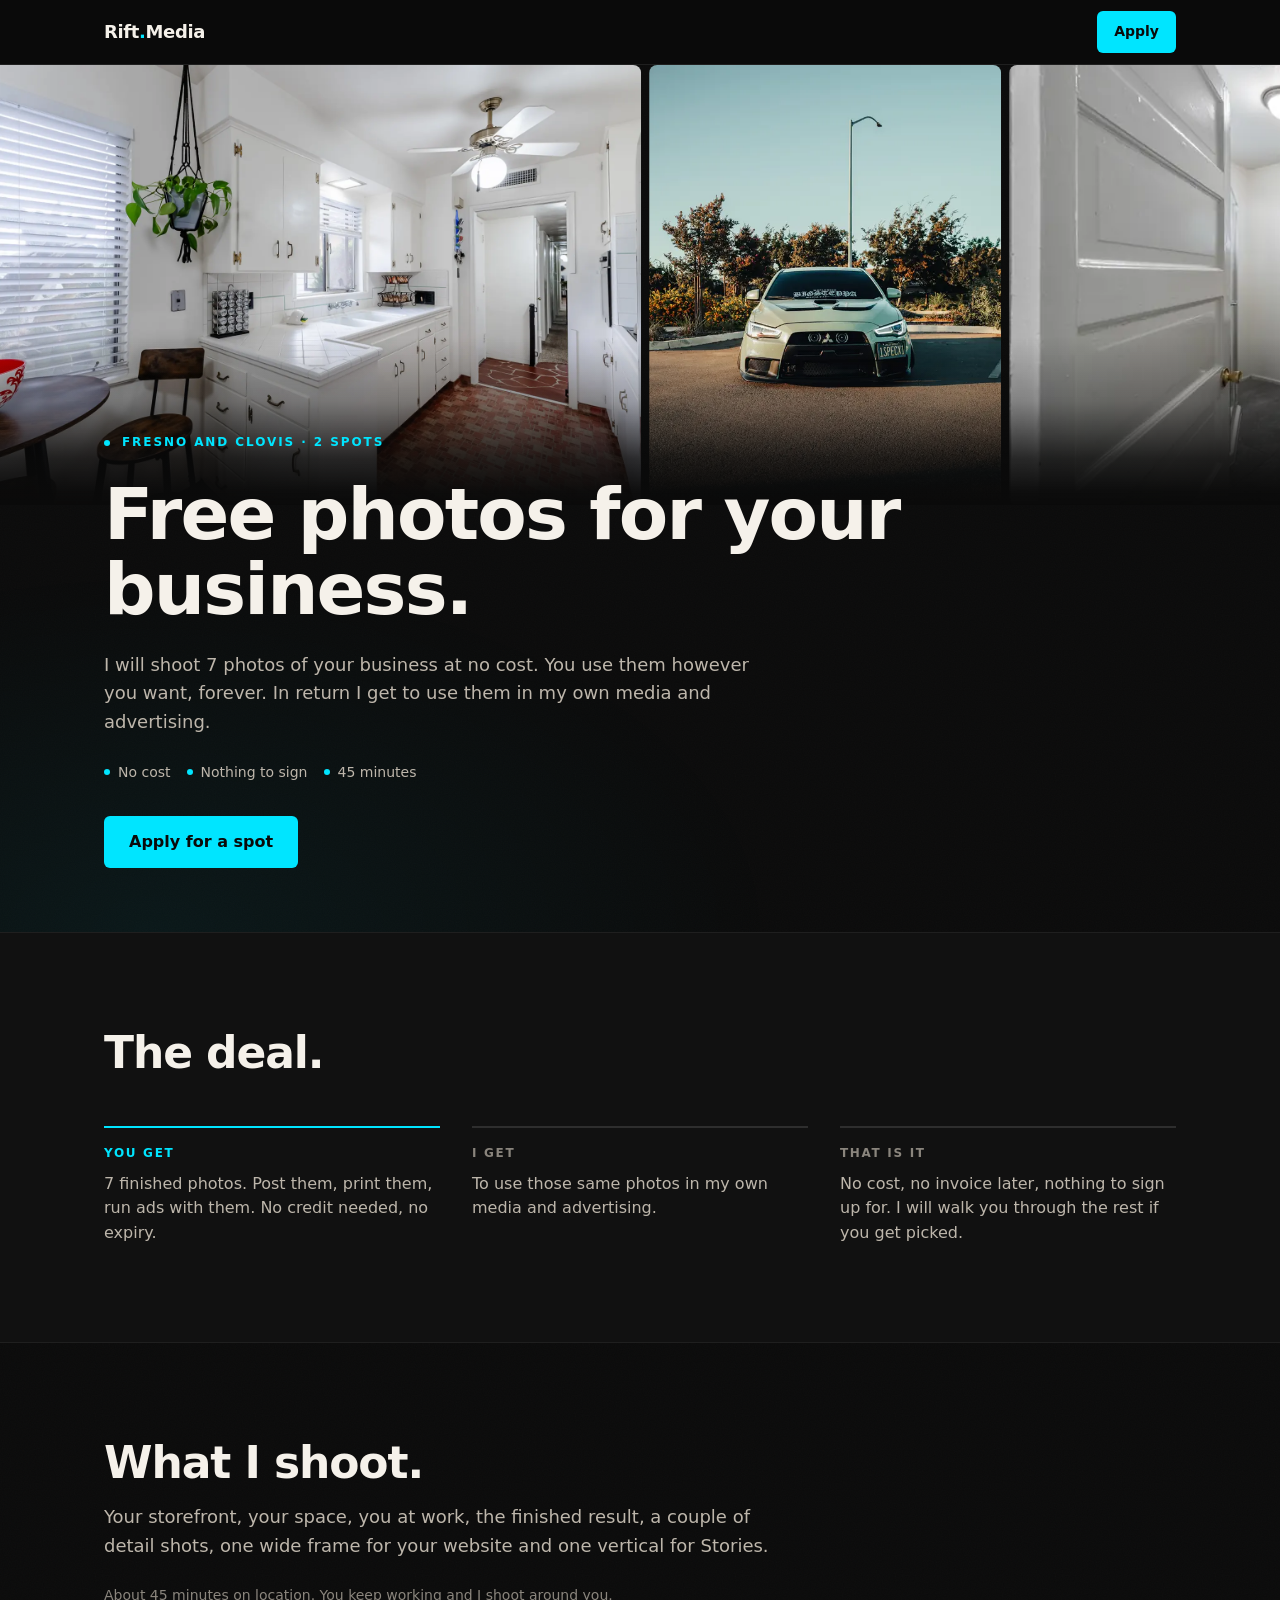
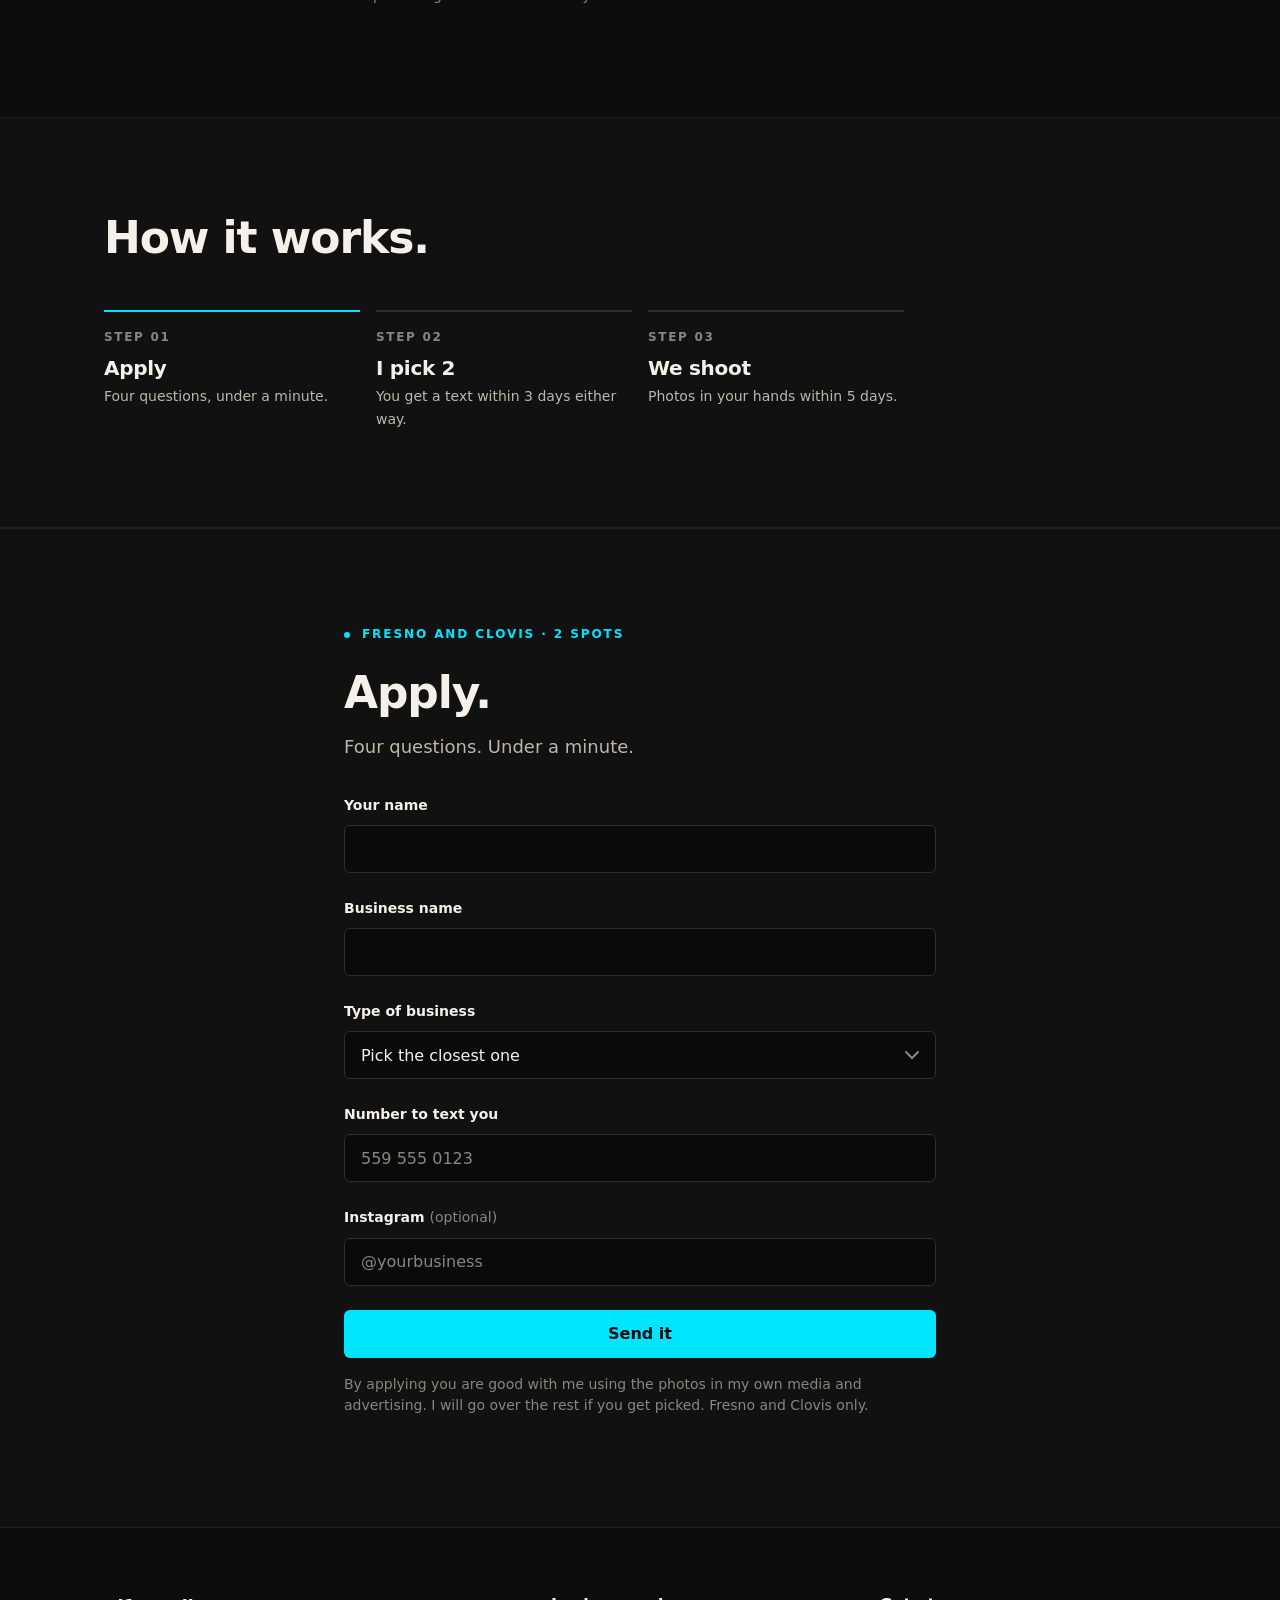
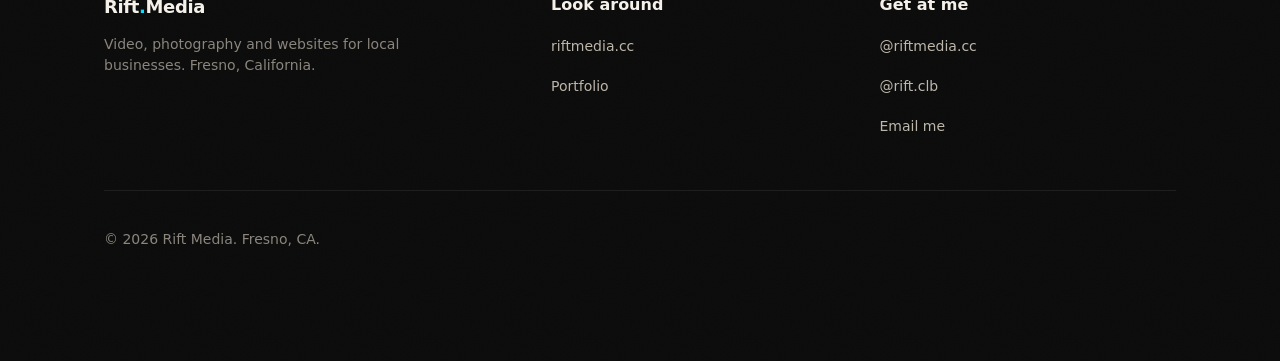
<file: index.html>
<!doctype html>
<html lang="en">
<head>
<meta charset="utf-8">
<meta name="viewport" content="width=device-width, initial-scale=1">
<title>Free Photos For Your Business | Rift Media, Fresno + Clovis</title>
<meta name="description" content="I shoot 7 photos of your Fresno or Clovis business for free. You use them however you want. In return I get to use them in my own media and advertising. Two spots.">
<meta name="theme-color" content="#0A0A0A">
<link rel="canonical" href="https://shoot.riftmedia.cc/">

<!-- Open Graph -->
<meta property="og:type" content="website">
<meta property="og:title" content="Free photos for your business.">
<meta property="og:description" content="7 photos of your business, free. You use them however you want. In return I get to use them in my own media and advertising. Two spots, Fresno and Clovis.">
<meta property="og:url" content="https://shoot.riftmedia.cc/">
<meta property="og:site_name" content="Rift Media">
<meta name="twitter:card" content="summary_large_image">
<meta name="twitter:title" content="Free photos for your business.">
<meta name="twitter:description" content="7 photos, free. Two Fresno and Clovis businesses. Apply in under a minute.">

<!-- Fonts: Cabinet Grotesk + Switzer. Requested separately on purpose: asking
     Fontshare for both in one call returns Ranade instead of Switzer. -->
<link rel="preconnect" href="https://api.fontshare.com" crossorigin>
<link rel="preconnect" href="https://cdn.fontshare.com" crossorigin>
<link rel="preload" as="style" href="https://api.fontshare.com/v2/css?f[]=cabinet-grotesk@700,800&display=swap" onload="this.onload=null;this.rel='stylesheet'">
<link rel="preload" as="style" href="https://api.fontshare.com/v2/css?f[]=switzer@400,500,600,700&display=swap" onload="this.onload=null;this.rel='stylesheet'">
<noscript>
  <link rel="stylesheet" href="https://api.fontshare.com/v2/css?f[]=cabinet-grotesk@700,800&display=swap">
  <link rel="stylesheet" href="https://api.fontshare.com/v2/css?f[]=switzer@400,500,600,700&display=swap">
</noscript>

<!-- First frame in the strip is the LCP candidate -->
<link rel="preload" as="image" href="/images/samples/kitchen.webp" fetchpriority="high">

<link rel="stylesheet" href="/styles.css">

<!-- Flag JS before first paint. Scroll reveals only hide content when JS can un-hide it. -->
<script>document.documentElement.className += " js";</script>

<script type="application/ld+json">
{
  "@context": "https://schema.org",
  "@type": "ProfessionalService",
  "name": "Rift Media",
  "description": "Video production, photography and web design for local businesses in Fresno and Clovis, California.",
  "url": "https://riftmedia.cc/",
  "email": "rift.clb.media@gmail.com",
  "areaServed": [
    { "@type": "City", "name": "Fresno", "addressRegion": "CA" },
    { "@type": "City", "name": "Clovis", "addressRegion": "CA" }
  ],
  "sameAs": [
    "https://www.instagram.com/riftmedia.cc",
    "https://www.instagram.com/rift.clb"
  ],
  "makesOffer": {
    "@type": "Offer",
    "name": "Free 7-photo business shoot",
    "description": "Seven finished photos of your business at no cost, in exchange for permission to use the same photos in Rift Media's own media and advertising.",
    "price": "0",
    "priceCurrency": "USD",
    "availability": "https://schema.org/LimitedAvailability"
  }
}
</script>
</head>

<body>
<a class="skip" href="#apply">Skip to the application</a>

<header class="masthead">
  <div class="wrap">
    <a class="wordmark" href="/">Rift<span>.</span>Media</a>
    <a class="btn btn-primary btn-sm" href="#apply">Apply</a>
  </div>
</header>

<main id="main" tabindex="-1">

  <!-- ================= HERO =================
       The strip drifts sideways on its own and can be dragged, swiped,
       trackpad scrolled or arrowed through. Order
       alternates subject so no two shots of the same kind sit side by side:
       interior, auto, interior, auto detail, interior, auto, property. -->
  <section class="hero">

    <div class="strip-wrap">
      <div class="strip" id="strip" tabindex="0" role="region"
           aria-label="Recent photos. Drag sideways, or use the left and right arrow keys, to see more.">
        <div class="track" id="track">

          <figure class="slide s-wide">
            <img src="/images/samples/kitchen.webp"
                 srcset="/images/samples/kitchen-sm.webp 900w, /images/samples/kitchen.webp 1600w"
                 sizes="(min-width: 1024px) 660px, (min-width: 640px) 540px, 420px"
                 width="1600" height="1067" fetchpriority="high" decoding="async"
                 alt="Galley kitchen with white cabinets, tile counters and a brick floor.">
          </figure>

          <figure class="slide s-tall">
            <img src="/images/samples/evo.webp"
                 srcset="/images/samples/evo-sm.webp 560w, /images/samples/evo.webp 1100w"
                 sizes="(min-width: 1024px) 352px, (min-width: 640px) 288px, 224px"
                 width="1100" height="1375" decoding="async"
                 alt="Modified Mitsubishi Lancer Evolution in sage green, shot head on at golden hour.">
          </figure>

          <figure class="slide s-wide">
            <img src="/images/samples/bathroom.webp"
                 srcset="/images/samples/bathroom-sm.webp 700w, /images/samples/bathroom.webp 1400w"
                 sizes="(min-width: 1024px) 660px, (min-width: 640px) 540px, 420px"
                 width="1400" height="933" loading="lazy" decoding="async"
                 alt="Renovated bathroom with a dark wood vanity, white walls and grey tile floor.">
          </figure>

          <figure class="slide s-square">
            <img src="/images/samples/headlight.webp"
                 srcset="/images/samples/headlight-sm.webp 560w, /images/samples/headlight.webp 1100w"
                 sizes="(min-width: 1024px) 440px, (min-width: 640px) 360px, 280px"
                 width="1100" height="1100" loading="lazy" decoding="async"
                 alt="Close up of a detailer wiping a headlight with an orange microfiber cloth.">
          </figure>

          <figure class="slide s-wide">
            <img src="/images/samples/living.webp"
                 srcset="/images/samples/living-sm.webp 700w, /images/samples/living.webp 1400w"
                 sizes="(min-width: 1024px) 660px, (min-width: 640px) 540px, 420px"
                 width="1400" height="933" loading="lazy" decoding="async"
                 alt="Empty carpeted living room with a ceiling fan and afternoon light across the floor.">
          </figure>

          <figure class="slide s-tall">
            <img src="/images/samples/cayman.webp"
                 srcset="/images/samples/cayman-sm.webp 560w, /images/samples/cayman.webp 1100w"
                 sizes="(min-width: 1024px) 352px, (min-width: 640px) 288px, 224px"
                 width="1100" height="1375" loading="lazy" decoding="async"
                 alt="Black Porsche Cayman parked nose out on the apron in front of a shop unit.">
          </figure>

          <figure class="slide s-wide">
            <img src="/images/samples/exterior.webp"
                 srcset="/images/samples/exterior-sm.webp 700w, /images/samples/exterior.webp 1400w"
                 sizes="(min-width: 1024px) 660px, (min-width: 640px) 540px, 420px"
                 width="1400" height="933" loading="lazy" decoding="async"
                 alt="Single storey home seen from the street, with a water tower rising behind it.">
          </figure>

        </div>
      </div>
      <div class="strip-fade" aria-hidden="true"></div>
    </div>

    <div class="wrap hero-copy">
      <p class="eyebrow"><span class="dot" aria-hidden="true"></span> Fresno and Clovis &middot; 2 spots</p>
      <h1 class="display">Free photos for your business.</h1>
      <p class="lead">
        I will shoot 7 photos of your business at no cost. You use them however you want,
        forever. In return I get to use them in my own media and advertising.
      </p>
      <ul class="trust-line">
        <li>No cost</li>
        <li>Nothing to sign</li>
        <li>45 minutes</li>
      </ul>
      <div class="cta-row">
        <a class="btn btn-primary" href="#apply">Apply for a spot</a>
      </div>
    </div>
  </section>

  <!-- ================= THE DEAL ================= -->
  <section id="deal" style="background:var(--ink-2);border-block:1px solid var(--line)">
    <div class="wrap">
      <h2 class="display reveal">The deal.</h2>
      <div class="deal-grid">
        <div class="deal reveal">
          <span class="num">You get</span>
          <p>7 finished photos. Post them, print them, run ads with them. No credit needed, no expiry.</p>
        </div>
        <div class="deal reveal">
          <span class="num">I get</span>
          <p>To use those same photos in my own media and advertising.</p>
        </div>
        <div class="deal reveal">
          <span class="num">That is it</span>
          <p>No cost, no invoice later, nothing to sign up for. I will walk you through the rest if you get picked.</p>
        </div>
      </div>
    </div>
  </section>

  <!-- ================= WHAT I SHOOT ================= -->
  <section id="shoot">
    <div class="wrap">
      <h2 class="display reveal">What I shoot.</h2>
      <p class="lead section-intro reveal">
        Your storefront, your space, you at work, the finished result, a couple of detail shots,
        one wide frame for your website and one vertical for Stories.
      </p>
      <p class="fine reveal" style="margin-top:24px">
        About 45 minutes on location. You keep working and I shoot around you.
      </p>
    </div>
  </section>

  <!-- ================= HOW IT WORKS ================= -->
  <section id="how" style="background:var(--ink-2);border-block:1px solid var(--line)">
    <div class="wrap">
      <h2 class="display reveal">How it works.</h2>
      <div class="steps">
        <div class="step reveal"><span class="num">STEP 01</span><h3>Apply</h3><p>Four questions, under a minute.</p></div>
        <div class="step reveal"><span class="num">STEP 02</span><h3>I pick 2</h3><p>You get a text within 3 days either way.</p></div>
        <div class="step reveal"><span class="num">STEP 03</span><h3>We shoot</h3><p>Photos in your hands within 5 days.</p></div>
      </div>
    </div>
  </section>

  <!-- ================= APPLY ================= -->
  <section id="apply" class="form-section" tabindex="-1">
    <div class="wrap form-shell">
      <p class="eyebrow"><span class="dot" aria-hidden="true"></span> Fresno and Clovis &middot; 2 spots</p>
      <h2 class="display">Apply.</h2>
      <p class="lead section-intro">Four questions. Under a minute.</p>

      <form id="apply-form"
            action="/api/apply"
            method="POST"
            novalidate>

        <!-- honeypot only; posts to /api/apply -->
        <input type="text" name="_honey" class="honey" tabindex="-1" autocomplete="off" aria-hidden="true">

        <div class="field">
          <label for="name">Your name</label>
          <input type="text" id="name" name="Name" autocomplete="name" aria-describedby="err-name" required>
          <span class="err" id="err-name" role="alert">Let me know who I am talking to.</span>
        </div>

        <div class="field">
          <label for="business">Business name</label>
          <input type="text" id="business" name="Business name" autocomplete="organization" aria-describedby="err-business" required>
          <span class="err" id="err-business" role="alert">I need the name of the business.</span>
        </div>

        <div class="field">
          <label for="type">Type of business</label>
          <select id="type" name="Type of business" aria-describedby="err-type" required>
            <option value="" selected disabled>Pick the closest one</option>
            <option>Barbershop</option>
            <option>Hair salon</option>
            <option>Nail or lash studio</option>
            <option>Tattoo or piercing shop</option>
            <option>Restaurant or taqueria</option>
            <option>Cafe, bakery or dessert shop</option>
            <option>Bar or lounge</option>
            <option>Gym or training studio</option>
            <option>Med spa or wellness</option>
            <option>Mechanic or auto repair</option>
            <option>Mobile detailing</option>
            <option>Boutique or retail store</option>
            <option>Smoke or vape shop</option>
            <option>Florist</option>
            <option>Pet grooming</option>
            <option>Landscaping or pools</option>
            <option value="Other">Something else</option>
          </select>
          <span class="err" id="err-type" role="alert">Pick whichever one is closest.</span>
        </div>

        <div class="field" id="other-wrap" hidden>
          <label for="other">What is it?</label>
          <input type="text" id="other" name="Other business type" placeholder="Sign shop, driving school, print shop">
        </div>

        <div class="field">
          <label for="phone">Number to text you</label>
          <input type="tel" id="phone" name="Phone" autocomplete="tel" inputmode="tel" placeholder="559 555 0123" aria-describedby="err-phone" required>
          <span class="err" id="err-phone" role="alert">That does not look like a full phone number.</span>
        </div>

        <div class="field">
          <label for="ig">Instagram <span class="opt">(optional)</span></label>
          <input type="text" id="ig" name="Instagram" placeholder="@yourbusiness" autocomplete="off">
        </div>

        <button type="submit" class="btn btn-primary btn-block">Send it</button>
        <p class="fine" style="margin-top:16px">
          By applying you are good with me using the photos in my own media and advertising.
          I will go over the rest if you get picked. Fresno and Clovis only.
        </p>
      </form>
    </div>
  </section>

</main>

<footer>
  <div class="wrap">
    <div class="foot-grid">
      <div>
        <a class="wordmark" href="https://riftmedia.cc">Rift<span>.</span>Media</a>
        <p class="fine" style="margin-top:12px;max-width:34ch">
          Video, photography and websites for local businesses. Fresno, California.
        </p>
      </div>
      <div>
        <h4>Look around</h4>
        <ul class="foot-links">
          <li><a href="https://riftmedia.cc" target="_blank" rel="noopener">riftmedia.cc</a></li>
          <li><a href="https://rift.clb.riftmedia.cc" target="_blank" rel="noopener">Portfolio</a></li>
        </ul>
      </div>
      <div>
        <h4>Get at me</h4>
        <ul class="foot-links">
          <li><a href="https://www.instagram.com/riftmedia.cc" target="_blank" rel="noopener">@riftmedia.cc</a></li>
          <li><a href="https://www.instagram.com/rift.clb" target="_blank" rel="noopener">@rift.clb</a></li>
          <li><a href="mailto:rift.clb.media@gmail.com">Email me</a></li>
        </ul>
      </div>
    </div>
    <div class="colophon">
      <p class="fine">&copy; <span id="year">2026</span> Rift Media. Fresno, CA.</p>
    </div>
  </div>
</footer>

<div class="sticky-cta" id="sticky">
  <a class="btn btn-primary btn-block" href="#apply">Apply for a free shoot</a>
</div>

<script>
(function () {
  "use strict";

  document.getElementById("year").textContent = new Date().getFullYear();

  var reduced = window.matchMedia("(prefers-reduced-motion: reduce)").matches;

  /* =======================================================================
     Photo strip.

     Driven by transform, not scrollLeft. Every browser rounds scrollLeft to
     whole pixels (setting 10.5 reads back 11, and += 0.35 never moves at all),
     so a scroll-driven drift can only step a pixel at a time and reads as
     stutter. A transform is subpixel and composited, so it glides. Dragging is
     hand-rolled for the same reason, with a fling and friction so a flick still
     feels native.

     Speed is per second, not per frame, so it drifts at the same rate on a
     60Hz laptop and a 120Hz phone.
     ======================================================================= */
  (function strip() {
    var el = document.getElementById("strip");
    var track = document.getElementById("track");
    if (!el || !track) { return; }

    // Duplicate the frames so the wrap has somewhere to go. The copies are
    // decorative, so they are hidden from assistive tech.
    Array.prototype.slice.call(track.children).forEach(function (node) {
      var copy = node.cloneNode(true);
      copy.setAttribute("aria-hidden", "true");
      var img = copy.querySelector("img");
      if (img) {
        img.setAttribute("loading", "lazy");
        img.removeAttribute("fetchpriority");
        img.setAttribute("alt", "");
      }
      track.appendChild(copy);
    });

    var DRIFT = 26;          // px per second, the idle creep
    var FRICTION = 2.4;      // fling decay per second
    var RESUME_AFTER = 1600; // ms of stillness before the drift returns

    var half = 0;
    var offset = 0;
    var velocity = 0;
    var dragging = false;
    var lastX = 0;
    var lastT = 0;
    var paused = false;
    var holdTimer = null;
    var onScreen = true;
    var prev = 0;

    function measure() { half = track.scrollWidth / 2; }
    measure();
    window.addEventListener("resize", measure);
    if (window.ResizeObserver) { new ResizeObserver(measure).observe(track); }

    function wrap() {
      if (half > 0) { offset = ((offset % half) + half) % half; }
    }
    function paint() {
      track.style.transform = "translate3d(" + (-offset).toFixed(2) + "px,0,0)";
    }
    function hold(ms) {
      paused = true;
      clearTimeout(holdTimer);
      holdTimer = setTimeout(function () { paused = false; }, ms);
    }

    /* ---- drag and swipe ---- */
    el.addEventListener("pointerdown", function (e) {
      dragging = true;
      velocity = 0;
      lastX = e.clientX;
      lastT = performance.now();
      el.classList.add("dragging");
      if (el.setPointerCapture) { el.setPointerCapture(e.pointerId); }
    });

    el.addEventListener("pointermove", function (e) {
      if (!dragging) { return; }
      var now = performance.now();
      var dx = e.clientX - lastX;
      var dt = (now - lastT) / 1000;
      if (dt > 0) { velocity = -dx / dt; }
      lastX = e.clientX;
      lastT = now;
      offset -= dx;
      wrap();
      paint();
    });

    function release() {
      if (!dragging) { return; }
      dragging = false;
      el.classList.remove("dragging");
      hold(RESUME_AFTER);
    }
    el.addEventListener("pointerup", release);
    el.addEventListener("pointercancel", release);
    el.addEventListener("lostpointercapture", release);

    /* ---- hover holds it, mouse only ---- */
    el.addEventListener("pointerenter", function (e) {
      if (e.pointerType === "mouse") { paused = true; clearTimeout(holdTimer); }
    });
    el.addEventListener("pointerleave", function (e) {
      if (e.pointerType === "mouse") { hold(300); }
    });

    /* ---- sideways trackpad and wheel. Vertical is left to the page. ---- */
    el.addEventListener("wheel", function (e) {
      if (Math.abs(e.deltaX) > Math.abs(e.deltaY)) {
        e.preventDefault();
        velocity = 0;
        offset += e.deltaX;
        wrap();
        paint();
        hold(RESUME_AFTER);
      }
    }, { passive: false });

    /* ---- keyboard, since this is no longer a native scroller ---- */
    el.addEventListener("keydown", function (e) {
      var step = e.key === "ArrowRight" ? 96 : e.key === "ArrowLeft" ? -96 : 0;
      if (!step) { return; }
      e.preventDefault();
      velocity = 0;
      offset += step;
      wrap();
      paint();
      hold(RESUME_AFTER);
    });

    // Nothing moves while the tab is hidden or the strip is off screen.
    if ("IntersectionObserver" in window) {
      new IntersectionObserver(function (entries) {
        onScreen = entries[0].isIntersecting;
      }, { threshold: 0 }).observe(el);
    }

    function frame(now) {
      var dt = prev ? Math.min((now - prev) / 1000, 0.05) : 0;
      prev = now;

      if (half > 0 && onScreen && !document.hidden && !dragging) {
        if (Math.abs(velocity) > 4) {
          offset += velocity * dt;
          velocity -= velocity * FRICTION * dt;
          wrap();
          paint();
        } else if (!paused && !reduced) {
          velocity = 0;
          offset += DRIFT * dt;
          wrap();
          paint();
        }
      }
      requestAnimationFrame(frame);
    }

    paint();
    requestAnimationFrame(frame);
  })();

  /* ---- Reveal on scroll ---- */
  var reveals = document.querySelectorAll(".reveal");
  if (reduced || !("IntersectionObserver" in window)) {
    Array.prototype.forEach.call(reveals, function (el) { el.classList.add("in"); });
  } else {
    var io = new IntersectionObserver(function (entries) {
      entries.forEach(function (e) {
        if (e.isIntersecting) { e.target.classList.add("in"); io.unobserve(e.target); }
      });
    }, { rootMargin: "0px 0px -10% 0px", threshold: 0.1 });
    Array.prototype.forEach.call(reveals, function (el) { io.observe(el); });
  }

  /* ---- Sticky mobile CTA: show after the hero, hide over the form ---- */
  var sticky = document.getElementById("sticky");
  var applySection = document.getElementById("apply");
  document.body.classList.add("has-sticky");

  function updateSticky() {
    var pastHero = window.scrollY > window.innerHeight * 0.6;
    var overForm = applySection.getBoundingClientRect().top < window.innerHeight;
    sticky.classList.toggle("show", pastHero && !overForm);
  }
  var ticking = false;
  window.addEventListener("scroll", function () {
    if (!ticking) {
      window.requestAnimationFrame(function () { updateSticky(); ticking = false; });
      ticking = true;
    }
  }, { passive: true });
  updateSticky();

  /* ---- "Something else" reveals a text field ---- */
  var typeSel = document.getElementById("type");
  var otherWrap = document.getElementById("other-wrap");
  typeSel.addEventListener("change", function () {
    otherWrap.hidden = typeSel.value !== "Other";
  });

  /* ---- Validation. Inline, on blur and on submit. ---- */
  var form = document.getElementById("apply-form");

  function digits(s) { return (s || "").replace(/\D/g, ""); }

  var rules = {
    name:     function (v) { return v.trim().length > 1; },
    business: function (v) { return v.trim().length > 1; },
    type:     function (v) { return v !== ""; },
    phone:    function (v) { var d = digits(v); return d.length >= 10 && d.length <= 11; }
  };

  function fieldOf(el) { return el.closest(".field"); }

  function check(id) {
    var el = document.getElementById(id);
    var ok = rules[id](el.value);
    fieldOf(el).classList.toggle("error", !ok);
    el.setAttribute("aria-invalid", ok ? "false" : "true");
    return ok;
  }

  Object.keys(rules).forEach(function (id) {
    var el = document.getElementById(id);
    var evt = el.tagName === "SELECT" ? "change" : "blur";
    el.addEventListener(evt, function () { check(id); });
    el.addEventListener("input", function () {
      if (fieldOf(el).classList.contains("error")) { check(id); }
    });
  });

  form.addEventListener("submit", function (e) {
    var firstBad = null;
    Object.keys(rules).forEach(function (id) {
      if (!check(id) && !firstBad) { firstBad = document.getElementById(id); }
    });
    if (firstBad) {
      e.preventDefault();
      firstBad.focus();
      firstBad.scrollIntoView({ behavior: reduced ? "auto" : "smooth", block: "center" });
    }
  });
})();
</script>
</body>
</html>
</file>
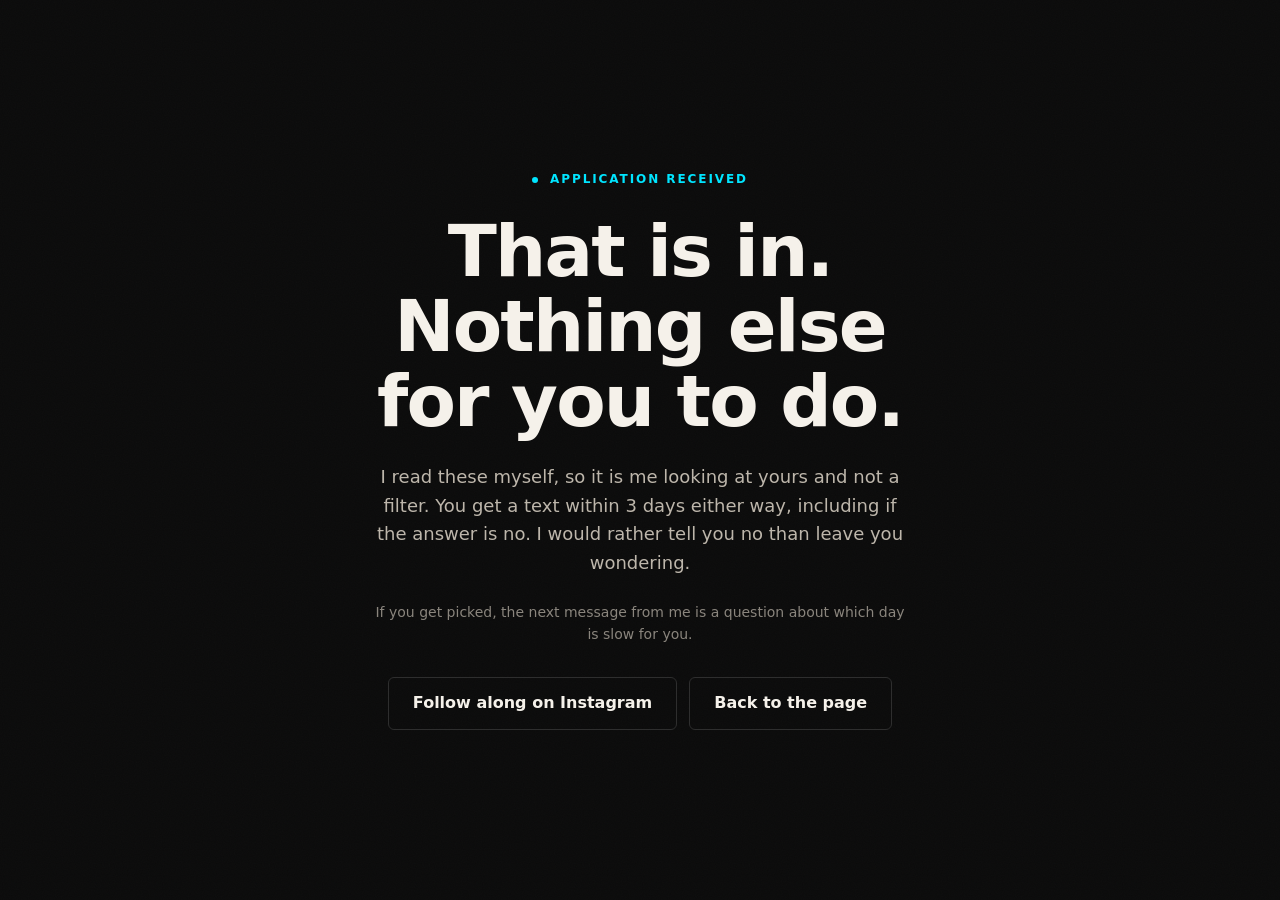
<file: thanks.html>
<!doctype html>
<html lang="en">
<head>
<meta charset="utf-8">
<meta name="viewport" content="width=device-width, initial-scale=1">
<title>Application received | Rift Media</title>
<meta name="description" content="Your free shoot application is in. I will text you within 3 days either way.">
<meta name="theme-color" content="#0A0A0A">
<meta name="robots" content="noindex">
<link rel="preconnect" href="https://api.fontshare.com" crossorigin>
<link rel="preconnect" href="https://cdn.fontshare.com" crossorigin>
<link rel="preload" as="style" href="https://api.fontshare.com/v2/css?f[]=cabinet-grotesk@700,800&display=swap" onload="this.onload=null;this.rel='stylesheet'">
<link rel="preload" as="style" href="https://api.fontshare.com/v2/css?f[]=switzer@400,500,600,700&display=swap" onload="this.onload=null;this.rel='stylesheet'">
<noscript>
  <link rel="stylesheet" href="https://api.fontshare.com/v2/css?f[]=cabinet-grotesk@700,800&display=swap">
  <link rel="stylesheet" href="https://api.fontshare.com/v2/css?f[]=switzer@400,500,600,700&display=swap">
</noscript>
<link rel="stylesheet" href="/styles.css">
</head>
<body>
<a class="skip" href="#main">Skip to content</a>
<main id="main" class="center-page">
  <div class="inner">
    <p class="eyebrow" style="justify-content:center"><span class="dot" aria-hidden="true"></span> Application received</p>
    <h1 class="display">That is in. Nothing else for you to do.</h1>
    <p class="lead" style="margin-top:24px">
      I read these myself, so it is me looking at yours and not a filter. You get a text within
      3 days either way, including if the answer is no. I would rather tell you no than leave you
      wondering.
    </p>
    <p class="fine" style="margin-top:24px">
      If you get picked, the next message from me is a question about which day is slow for you.
    </p>
    <div class="cta-row" style="justify-content:center">
      <a class="btn btn-ghost" href="https://www.instagram.com/riftmedia.cc" target="_blank" rel="noopener">Follow along on Instagram</a>
      <a class="btn btn-ghost" href="/">Back to the page</a>
    </div>
  </div>
</main>
</body>
</html>
</file>
<file: styles.css>
/* =========================================================
   Rift Media - Free Shoots
   Aesthetic: "Cinematic Operator" (matches riftmedia.cc)
   Type: Cabinet Grotesk (display) + Switzer (body)
   Spacing: 8-point grid. Type scale: modular 1.250.
   ========================================================= */

:root {
  /* Color */
  --ink:          #0A0A0A;
  --ink-2:        #111111;
  --ink-3:        #161616;
  --line:         #1F1F1F;
  --line-strong:  #2E2E2E;
  --paper:        #F5F1EA;
  --paper-dim:    #BDB6AB;
  --paper-mute:   #8A857D;
  --signal:       #00E5FF;
  --signal-2:     #5BF1FF;
  --danger:       #FF6B6B;

  /* Spacing - 8pt grid */
  --s-2xs: 4px;
  --s-xs:  8px;
  --s-sm:  12px;
  --s-md:  16px;
  --s-lg:  24px;
  --s-xl:  32px;
  --s-2xl: 48px;
  --s-3xl: 64px;
  --s-4xl: 96px;

  /* Type scale (1.250) */
  --t-display-xl: 72px;
  --t-display-md: 44px;
  --t-h4:         24px;
  --t-h5:         20px;
  --t-body-lg:    18px;
  --t-body:       16px;
  --t-body-sm:    14px;

  /* Motion */
  --e-out: cubic-bezier(0.16, 1, 0.3, 1);

  --font-display: "Cabinet Grotesk", ui-sans-serif, system-ui, -apple-system, sans-serif;
  --font-sans:    "Switzer", ui-sans-serif, system-ui, -apple-system, sans-serif;
}

/* ---------- Reset ---------- */
*, *::before, *::after { box-sizing: border-box; }
html { scroll-behavior: smooth; -webkit-text-size-adjust: 100%; }
body {
  margin: 0;
  background: var(--ink);
  color: var(--paper);
  font-family: var(--font-sans);
  font-size: var(--t-body);
  line-height: 1.65;
  -webkit-font-smoothing: antialiased;
  overflow-x: hidden;
  background-image: url("data:image/svg+xml,%3Csvg xmlns='http://www.w3.org/2000/svg' width='160' height='160'%3E%3Cfilter id='n'%3E%3CfeTurbulence type='fractalNoise' baseFrequency='0.85' numOctaves='2' stitchTiles='stitch'/%3E%3C/filter%3E%3Crect width='100%25' height='100%25' filter='url(%23n)' opacity='0.025'/%3E%3C/svg%3E");
}
img { max-width: 100%; display: block; }
::selection { background: rgba(0, 229, 255, 0.28); color: var(--paper); }

/* ---------- Focus ---------- */
:focus-visible {
  outline: 2px solid var(--signal);
  outline-offset: 3px;
  border-radius: 2px;
}

/* ---------- Skip link ---------- */
.skip {
  position: absolute;
  left: var(--s-md);
  top: -100px;
  z-index: 999;
  background: var(--signal);
  color: var(--ink);
  padding: var(--s-sm) var(--s-md);
  border-radius: 4px;
  font-weight: 700;
  text-decoration: none;
  transition: top 200ms var(--e-out);
}
.skip:focus { top: var(--s-md); }

/* ---------- Layout ---------- */
.wrap {
  width: 100%;
  max-width: 1120px;
  margin: 0 auto;
  padding-inline: var(--s-lg);
}

section { padding-block: var(--s-4xl); }
@media (max-width: 767px) { section { padding-block: var(--s-3xl); } }

/* ---------- Type ---------- */
.display { font-family: var(--font-display); font-weight: 800; letter-spacing: -0.025em; line-height: 1.04; margin: 0; }

h1.display { font-size: clamp(38px, 8vw, var(--t-display-xl)); }
h2.display { font-size: clamp(29px, 5.4vw, var(--t-display-md)); line-height: 1.1; }
h3 { font-family: var(--font-display); font-weight: 700; font-size: var(--t-h4); letter-spacing: -0.015em; line-height: 1.25; margin: 0; }

.eyebrow {
  font-family: var(--font-sans);
  font-size: 12px;
  font-weight: 600;
  letter-spacing: 0.16em;
  text-transform: uppercase;
  color: var(--signal);
  margin: 0 0 var(--s-lg);
  display: flex;
  align-items: center;
  gap: var(--s-sm);
  flex-wrap: wrap;
}
.eyebrow .dot {
  width: 6px; height: 6px; border-radius: 50%;
  background: var(--signal);
  box-shadow: 0 0 0 0 rgba(0, 229, 255, 0.6);
  animation: pulse 2.4s infinite;
  flex: none;
}
@keyframes pulse {
  0%   { box-shadow: 0 0 0 0 rgba(0, 229, 255, 0.55); }
  70%  { box-shadow: 0 0 0 10px rgba(0, 229, 255, 0); }
  100% { box-shadow: 0 0 0 0 rgba(0, 229, 255, 0); }
}

.lead { font-size: var(--t-body-lg); line-height: 1.6; color: var(--paper-dim); }
.fine { font-size: var(--t-body-sm); color: var(--paper-mute); line-height: 1.55; }
.section-intro { margin-top: var(--s-md); max-width: 60ch; }

/* ---------- Header ---------- */
.masthead {
  position: sticky; top: 0; z-index: 50;
  background: rgba(10, 10, 10, 0.82);
  backdrop-filter: blur(12px);
  -webkit-backdrop-filter: blur(12px);
  border-bottom: 1px solid var(--line);
}
.masthead .wrap {
  height: 64px;
  display: flex; align-items: center; justify-content: space-between;
  gap: var(--s-md);
}
.wordmark {
  font-family: var(--font-display);
  font-weight: 800;
  font-size: var(--t-body-lg);
  letter-spacing: -0.02em;
  color: var(--paper);
  text-decoration: none;
}
.wordmark span { color: var(--signal); }

/* ---------- Buttons ---------- */
.btn {
  display: inline-flex; align-items: center; justify-content: center;
  gap: var(--s-xs);
  min-height: 48px;
  padding: var(--s-sm) var(--s-lg);
  border-radius: 6px;
  font-family: var(--font-sans);
  font-size: var(--t-body);
  font-weight: 700;
  text-decoration: none;
  cursor: pointer;
  border: 1px solid transparent;
  transition: background 200ms var(--e-out), color 200ms var(--e-out),
              border-color 200ms var(--e-out), transform 100ms var(--e-out);
}
.btn:active { transform: translateY(1px); }
.btn-primary { background: var(--signal); color: var(--ink); }
.btn-primary:hover { background: var(--signal-2); }
.btn-ghost { background: transparent; color: var(--paper); border-color: var(--line-strong); }
.btn-ghost:hover { border-color: var(--paper-dim); background: var(--ink-2); }
.btn-sm { min-height: 40px; padding: var(--s-xs) var(--s-md); font-size: var(--t-body-sm); }
.btn-block { width: 100%; }

.cta-row { display: flex; flex-wrap: wrap; gap: var(--s-sm); margin-top: var(--s-xl); }
@media (max-width: 520px) {
  .cta-row { flex-direction: column; }
  .cta-row .btn { width: 100%; }
}

/* ---------- Hero ---------- */
:root { --strip-h: 280px; }
@media (min-width: 640px)  { :root { --strip-h: 360px; } }
@media (min-width: 1024px) { :root { --strip-h: 440px; } }

.hero { padding-block: 0 var(--s-3xl); position: relative; }
.hero::after {
  content: "";
  position: absolute; inset: 0;
  background: radial-gradient(70% 60% at 12% 100%, rgba(0, 229, 255, 0.06), transparent 70%);
  pointer-events: none;
}
/* pulled up so the copy sits over the bottom of the frames */
.hero-copy { position: relative; z-index: 2; margin-top: -48px; }
@media (min-width: 768px) { .hero-copy { margin-top: -72px; } }

.hero h1 { max-width: 16ch; }
.hero .lead { margin-top: var(--s-lg); max-width: 58ch; }

.trust-line {
  margin-top: var(--s-lg);
  display: flex; flex-wrap: wrap; gap: var(--s-xs) var(--s-md);
  font-size: var(--t-body-sm);
  color: var(--paper-dim);
  list-style: none; padding: 0;
}
.trust-line li { display: flex; align-items: center; gap: var(--s-xs); }
.trust-line li::before { content: ""; width: 6px; height: 6px; border-radius: 50%; background: var(--signal); flex: none; }

/* ---------- Photo strip ----------
   Fixed height, natural widths. The mixed ratios (3:2, 4:5, 1:1) become the
   rhythm of the strip instead of a cropping problem.

   Driven by transform, not scrollLeft. Every browser rounds scrollLeft to whole
   pixels (setting 10.5 reads back 11, and += 0.35 never moves at all), so a
   scroll-driven drift can only ever step a pixel at a time. Transform is
   subpixel and composited, so it glides. Dragging is handled in JS for the
   same reason. */
.strip-wrap { position: relative; }

.strip {
  overflow: hidden;
  /* browser keeps vertical panning, we take horizontal */
  touch-action: pan-y;
  cursor: grab;
  user-select: none;
  -webkit-user-select: none;
}
.strip.dragging { cursor: grabbing; }
.strip:focus-visible { outline: 2px solid var(--signal); outline-offset: -2px; }

.track {
  display: flex;
  gap: var(--s-xs);
  width: max-content;
  padding-inline: var(--s-xs);
  /* JS drives this every frame. Subpixel and composited, so it glides. */
  transform: translate3d(0, 0, 0);
}

.slide {
  flex: none;
  margin: 0;
  height: var(--strip-h);
  border-radius: 8px;
  overflow: hidden;
  background: var(--ink-3);
}
.slide img {
  height: 100%;
  width: auto;
  display: block;
  /* the strip handles the gesture, so the image must not start a native drag */
  pointer-events: none;
  -webkit-user-drag: none;
  user-select: none;
}

/* Height is fixed and the ratio is declared, so each frame's width is known
   before its image arrives. Without these the strip reflows as photos load. */
.s-wide   { aspect-ratio: 3 / 2; }
.s-tall   { aspect-ratio: 4 / 5; }
.s-square { aspect-ratio: 1 / 1; }

/* The gradient sits outside the scroller so it stays put while frames pass under it. */
.strip-fade {
  position: absolute;
  left: 0; right: 0; bottom: 0;
  height: 38%;
  pointer-events: none;
  background: linear-gradient(
    to bottom,
    rgba(10, 10, 10, 0) 0%,
    rgba(10, 10, 10, 0.28) 38%,
    rgba(10, 10, 10, 0.82) 72%,
    rgba(10, 10, 10, 0.98) 92%,
    var(--ink) 100%
  );
}

/* ---------- The deal (compact row) ---------- */
.deal-grid { display: grid; gap: var(--s-lg); margin-top: var(--s-2xl); }
@media (min-width: 768px) { .deal-grid { grid-template-columns: repeat(3, 1fr); gap: var(--s-xl); } }
.deal { border-top: 2px solid var(--line-strong); padding-top: var(--s-md); }
.deal:first-child { border-top-color: var(--signal); }
.deal .num {
  font-size: 12px; font-weight: 700; letter-spacing: 0.14em; text-transform: uppercase;
  color: var(--paper-mute); display: block; margin-bottom: var(--s-xs);
}
.deal:first-child .num { color: var(--signal); }
.deal p { margin: 0; font-size: var(--t-body); color: var(--paper-dim); line-height: 1.55; }

/* ---------- Steps ---------- */
.steps { display: grid; gap: var(--s-lg); margin-top: var(--s-2xl); }
@media (min-width: 768px) { .steps { grid-template-columns: repeat(4, 1fr); gap: var(--s-md); } }
.step { border-top: 2px solid var(--line-strong); padding-top: var(--s-md); }
.step:first-child { border-top-color: var(--signal); }
.step .num { font-size: 12px; font-weight: 700; letter-spacing: 0.14em; color: var(--paper-mute); display: block; margin-bottom: var(--s-xs); }
.step h3 { font-size: var(--t-h5); margin-bottom: var(--s-2xs); }
.step p { margin: 0; font-size: var(--t-body-sm); color: var(--paper-dim); }

/* ---------- Form ---------- */
.form-section { background: var(--ink-2); border-top: 1px solid var(--line); border-bottom: 1px solid var(--line); }
.form-shell { max-width: 640px; }
form { margin-top: var(--s-xl); }

.field { margin-bottom: var(--s-lg); }
.field label { display: block; font-size: var(--t-body-sm); font-weight: 600; color: var(--paper); margin-bottom: var(--s-xs); }
.field .opt { color: var(--paper-mute); font-weight: 400; }
.field .hint { display: block; font-size: 13px; color: var(--paper-mute); margin-top: var(--s-2xs); }

input[type="text"], input[type="tel"], input[type="email"], select, textarea {
  width: 100%;
  min-height: 48px;
  background: var(--ink);
  border: 1px solid var(--line-strong);
  border-radius: 6px;
  color: var(--paper);
  font-family: var(--font-sans);
  font-size: var(--t-body);
  padding: var(--s-sm) var(--s-md);
  transition: border-color 200ms var(--e-out), background 200ms var(--e-out);
}
textarea { min-height: 104px; resize: vertical; line-height: 1.5; }
input::placeholder, textarea::placeholder { color: var(--paper-mute); }
input:focus, select:focus, textarea:focus { border-color: var(--signal); background: var(--ink-3); }
select {
  appearance: none; -webkit-appearance: none;
  background-image: url("data:image/svg+xml,%3Csvg xmlns='http://www.w3.org/2000/svg' width='14' height='9' viewBox='0 0 14 9'%3E%3Cpath d='M1 1l6 6 6-6' stroke='%238A857D' stroke-width='2' fill='none' stroke-linecap='round'/%3E%3C/svg%3E");
  background-repeat: no-repeat;
  background-position: right var(--s-md) center;
  padding-right: var(--s-2xl);
}

.field.error input, .field.error select, .field.error textarea { border-color: var(--danger); }
.err { display: none; font-size: 13px; color: var(--danger); margin-top: var(--s-2xs); }
.field.error .err { display: block; }

.honey { position: absolute; left: -9999px; opacity: 0; height: 0; width: 0; }

/* ---------- Footer ---------- */
footer { padding-block: var(--s-3xl) var(--s-4xl); }
.foot-grid { display: grid; gap: var(--s-xl); }
@media (min-width: 768px) { .foot-grid { grid-template-columns: 1.4fr 1fr 1fr; } }
.foot-grid h4 { font-family: var(--font-display); font-size: var(--t-body); font-weight: 700; margin: 0 0 var(--s-sm); }
.foot-links { list-style: none; margin: 0; padding: 0; display: grid; gap: var(--s-xs); }
.foot-links a { color: var(--paper-dim); text-decoration: none; font-size: var(--t-body-sm); display: inline-block; min-height: 32px; line-height: 32px; }
.foot-links a:hover { color: var(--signal); }
.colophon { margin-top: var(--s-2xl); padding-top: var(--s-lg); border-top: 1px solid var(--line); }

/* ---------- Sticky mobile CTA ---------- */
.sticky-cta {
  position: fixed; left: 0; right: 0; bottom: 0; z-index: 60;
  padding: var(--s-sm) var(--s-md) calc(var(--s-sm) + env(safe-area-inset-bottom));
  background: rgba(10, 10, 10, 0.94);
  backdrop-filter: blur(12px);
  -webkit-backdrop-filter: blur(12px);
  border-top: 1px solid var(--line);
  transform: translateY(110%);
  transition: transform 300ms var(--e-out);
}
.sticky-cta.show { transform: translateY(0); }
@media (min-width: 768px) { .sticky-cta { display: none; } }
body { padding-bottom: 0; }
@media (max-width: 767px) { body.has-sticky { padding-bottom: 80px; } }

/* ---------- Reveal on scroll ----------
   Scoped to .js so that with JavaScript disabled nothing is ever hidden.
   The .js class is set by an inline script in <head>. */
.js .reveal { opacity: 0; transform: translateY(16px); transition: opacity 600ms var(--e-out), transform 600ms var(--e-out); }
.js .reveal.in { opacity: 1; transform: none; }

/* ---------- Centered utility pages (thanks / 404) ---------- */
.center-page {
  min-height: 100vh;
  display: flex; flex-direction: column; align-items: center; justify-content: center;
  text-align: center;
  padding: var(--s-xl) var(--s-lg);
}
.center-page .inner { max-width: 52ch; }
.center-page h1.display { max-width: none; }

/* ---------- Reduced motion ---------- */
@media (prefers-reduced-motion: reduce) {
  html { scroll-behavior: auto; }
  *, *::before, *::after {
    animation-duration: 0.01ms !important;
    animation-iteration-count: 1 !important;
    transition-duration: 0.01ms !important;
  }
  .js .reveal { opacity: 1; transform: none; }
  .sticky-cta { transition: none; }
}
</file>
